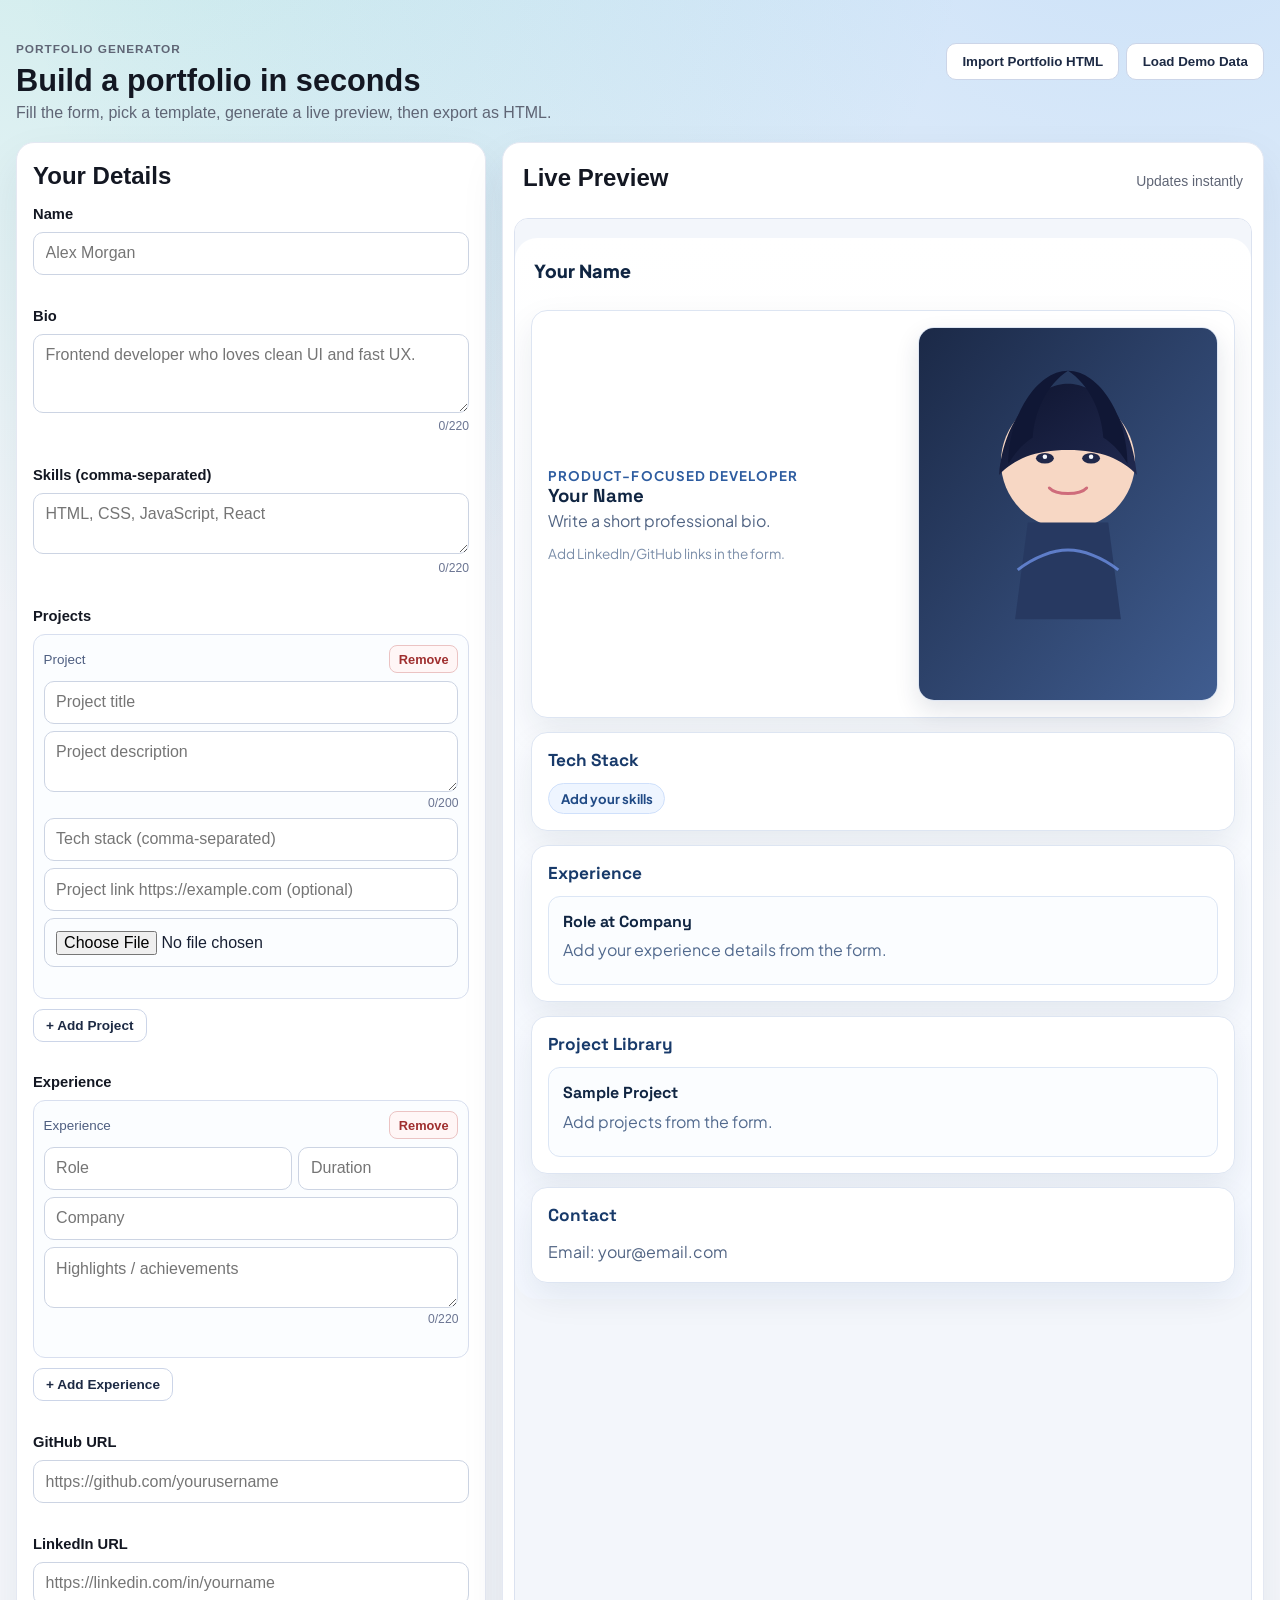
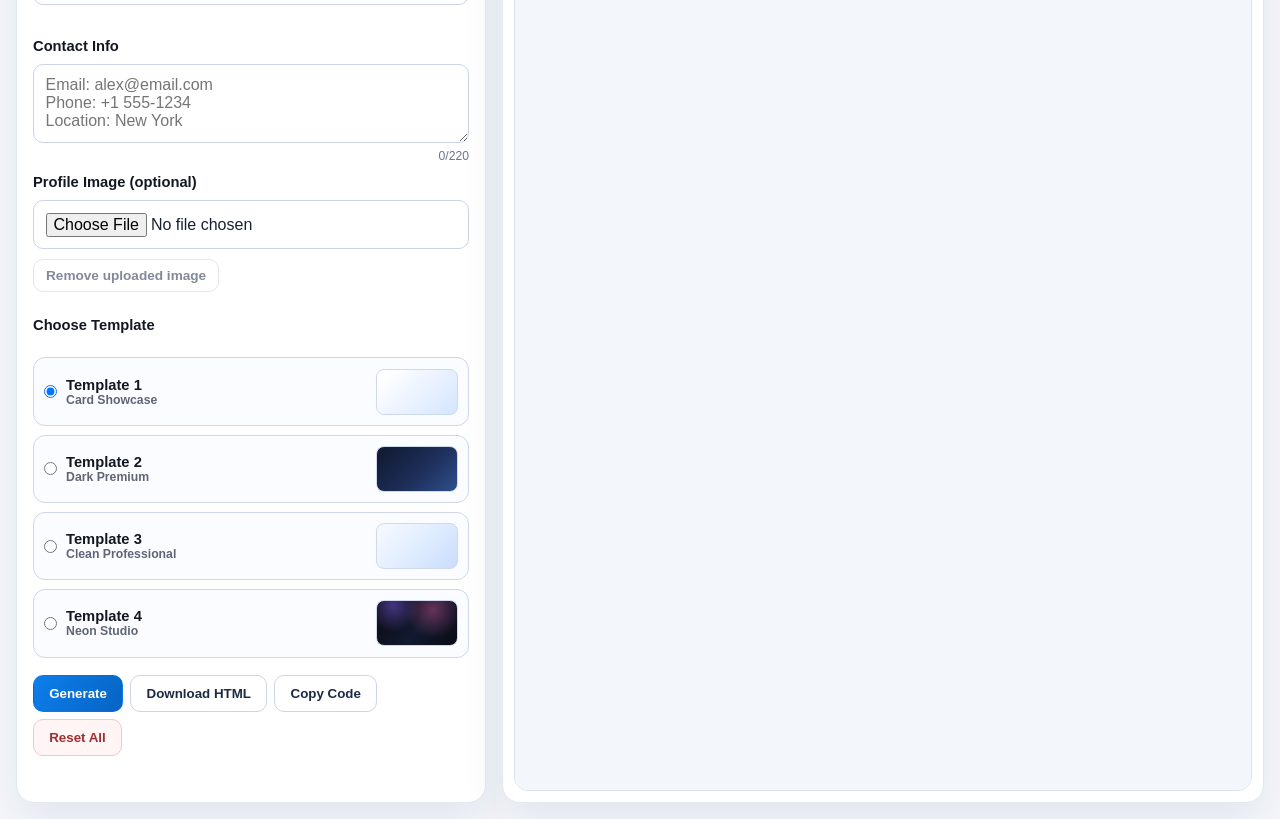
<file: index.html>
<!DOCTYPE html>
<html lang="en">
<head>
  <meta charset="UTF-8" />
  <meta name="viewport" content="width=device-width, initial-scale=1.0" />
  <title>Portfolio Generator</title>
  <link rel="stylesheet" href="style.css" />
</head>
<body>
  <header class="hero">
    <div class="hero__content">
      <div class="hero__top">
        <div>
          <p class="eyebrow">Portfolio Generator</p>
          <h1>Build a portfolio in seconds</h1>
          <p>Fill the form, pick a template, generate a live preview, then export as HTML.</p>
        </div>
        <div class="hero-quick-actions">
          <button type="button" id="importBtn" class="btn">Import Portfolio HTML</button>
          <input id="importInput" type="file" accept=".html,.htm,text/html" hidden />
          <button type="button" id="demoBtn" class="btn">Load Demo Data</button>
        </div>
      </div>
    </div>
  </header>

  <main class="layout">
    <section class="panel form-panel">
      <h2>Your Details</h2>
      <form id="portfolioForm" autocomplete="off">
        <label for="name">Name</label>
        <input id="name" name="name" type="text" maxlength="60" placeholder="Alex Morgan" required />
        <p id="nameError" class="field-error" aria-live="polite"></p>

        <label for="bio">Bio</label>
        <textarea id="bio" name="bio" rows="3" maxlength="220" placeholder="Frontend developer who loves clean UI and fast UX." required></textarea>
        <p id="bioHint" class="char-hint">0/220</p>
        <p id="bioError" class="field-error" aria-live="polite"></p>

        <label for="skills">Skills (comma-separated)</label>
        <textarea id="skills" name="skills" rows="2" maxlength="220" placeholder="HTML, CSS, JavaScript, React" required></textarea>
        <p id="skillsHint" class="char-hint">0/220</p>
        <p id="skillsError" class="field-error" aria-live="polite"></p>

        <label>Projects</label>
        <div id="projectsContainer" class="projects-container"></div>
        <button type="button" id="addProjectBtn" class="btn btn-subtle">+ Add Project</button>
        <p id="projectsError" class="field-error" aria-live="polite"></p>

        <label>Experience</label>
        <div id="experienceContainer" class="projects-container"></div>
        <button type="button" id="addExperienceBtn" class="btn btn-subtle">+ Add Experience</button>
        <p id="experienceError" class="field-error" aria-live="polite"></p>

        <label for="github">GitHub URL</label>
        <input id="github" name="github" type="url" placeholder="https://github.com/yourusername" />
        <p id="githubError" class="field-error" aria-live="polite"></p>

        <label for="linkedin">LinkedIn URL</label>
        <input id="linkedin" name="linkedin" type="url" placeholder="https://linkedin.com/in/yourname" />
        <p id="linkedinError" class="field-error" aria-live="polite"></p>

        <label for="contact">Contact Info</label>
        <textarea id="contact" name="contact" rows="3" maxlength="220" placeholder="Email: alex@email.com&#10;Phone: +1 555-1234&#10;Location: New York"></textarea>
        <p id="contactHint" class="char-hint">0/220</p>

        <label for="profileImage">Profile Image (optional)</label>
        <input id="profileImage" name="profileImage" type="file" accept="image/*" />
        <button type="button" id="removeImageBtn" class="btn btn-subtle">Remove uploaded image</button>
        <img id="profilePreview" class="profile-preview" alt="Selected profile preview" hidden />

        <h3>Choose Template</h3>
        <div class="template-picker" role="radiogroup" aria-label="Template selection">
          <label class="template-option">
            <input type="radio" name="template" value="1" checked />
            <span>
              <strong>Template 1</strong>
              <small>Card Showcase</small>
            </span>
            <div class="template-thumb thumb-3" aria-hidden="true"></div>
          </label>
          <label class="template-option">
            <input type="radio" name="template" value="2" />
            <span>
              <strong>Template 2</strong>
              <small>Dark Premium</small>
            </span>
            <div class="template-thumb thumb-2" aria-hidden="true"></div>
          </label>
          <label class="template-option">
            <input type="radio" name="template" value="3" />
            <span>
              <strong>Template 3</strong>
              <small>Clean Professional</small>
            </span>
            <div class="template-thumb thumb-1" aria-hidden="true"></div>
          </label>
          <label class="template-option">
            <input type="radio" name="template" value="4" />
            <span>
              <strong>Template 4</strong>
              <small>Neon Studio</small>
            </span>
            <div class="template-thumb thumb-4" aria-hidden="true"></div>
          </label>
        </div>

        <div class="actions">
          <button type="submit" class="btn btn-primary">Generate</button>
          <button type="button" id="downloadBtn" class="btn">Download HTML</button>
          <button type="button" id="copyBtn" class="btn">Copy Code</button>
          <button type="button" id="resetBtn" class="btn btn-danger">Reset All</button>
        </div>
        <p id="status" class="status" aria-live="polite"></p>
      </form>
    </section>

    <section class="panel preview-panel">
      <div class="preview-head">
        <h2>Live Preview</h2>
        <span>Updates instantly</span>
      </div>
      <iframe id="previewFrame" title="Portfolio preview"></iframe>
    </section>
  </main>

  <script src="script.js"></script>
</body>
</html>
</file>
<file: style.css>
:root {
  --bg: #f5f7fb;
  --panel: #ffffff;
  --ink: #131722;
  --muted: #5f6575;
  --accent: #0d7eeb;
  --accent-2: #15b8a6;
  --line: #e4e8f2;
  --shadow: 0 20px 45px rgba(16, 34, 80, 0.08);
}

* {
  box-sizing: border-box;
}

body {
  margin: 0;
  min-height: 100vh;
  background:
    radial-gradient(circle at 90% -10%, rgba(13, 126, 235, 0.2), transparent 40%),
    radial-gradient(circle at 10% -10%, rgba(21, 184, 166, 0.2), transparent 30%),
    var(--bg);
  color: var(--ink);
  font-family: "Plus Jakarta Sans", sans-serif;
}

.hero {
  padding: 2.6rem 1rem 1.2rem;
}

.hero__content {
  width: min(1500px, 100%);
  margin: 0 auto;
}

.hero__top {
  display: flex;
  justify-content: space-between;
  align-items: flex-start;
  gap: 0.9rem;
  flex-wrap: wrap;
}

.hero-quick-actions {
  display: flex;
  gap: 0.45rem;
  align-items: center;
  justify-content: flex-end;
  flex-wrap: wrap;
  margin-top: 0.1rem;
}

.eyebrow {
  margin: 0;
  color: var(--accent);
  font-weight: 700;
  letter-spacing: 0.08em;
  text-transform: uppercase;
  font-size: 0.74rem;
}

h1 {
  margin: 0.45rem 0 0.35rem;
  font-family: "Space Grotesk", sans-serif;
  font-size: clamp(1.8rem, 2.4vw, 2.5rem);
}

.hero p {
  margin: 0;
  color: var(--muted);
}

.layout {
  width: min(1600px, 100%);
  margin: 0 auto;
  padding: 0 1rem 1rem;
  display: grid;
  grid-template-columns: minmax(390px, 470px) minmax(0, 1fr);
  gap: 1rem;
}

.panel {
  background: var(--panel);
  border: 1px solid var(--line);
  border-radius: 18px;
  box-shadow: var(--shadow);
}

.form-panel {
  padding: 1rem;
}

.form-panel h2,
.preview-head h2 {
  margin: 0.2rem 0 1rem;
  font-family: "Space Grotesk", sans-serif;
}

form {
  display: grid;
  gap: 0.62rem;
}

label,
h3 {
  font-size: 0.92rem;
  font-weight: 700;
}

input,
textarea {
  width: 100%;
  padding: 0.72rem;
  border-radius: 10px;
  border: 1px solid #ccd4e3;
  font: inherit;
  color: #182033;
  resize: vertical;
  transition: border-color 0.2s, box-shadow 0.2s;
}

input:focus,
textarea:focus {
  border-color: var(--accent);
  outline: none;
  box-shadow: 0 0 0 3px rgba(13, 126, 235, 0.13);
}

.char-hint {
  margin: -0.2rem 0 0.05rem;
  color: #6b7592;
  font-size: 0.76rem;
  text-align: right;
}

.template-picker {
  display: grid;
  grid-template-columns: 1fr;
  gap: 0.55rem;
}

.template-option {
  border: 1px solid #cfd7e8;
  border-radius: 12px;
  padding: 0.64rem;
  display: grid;
  grid-template-columns: auto 1fr 82px;
  align-items: center;
  gap: 0.55rem;
  cursor: pointer;
  background: #fbfcff;
}

.template-option small {
  display: block;
  color: var(--muted);
}

.template-option input {
  width: auto;
  margin: 0;
}

.template-thumb {
  height: 46px;
  border-radius: 8px;
  border: 1px solid #d0d9ea;
}

.thumb-1 {
  background: linear-gradient(135deg, #f3f8ff 10%, #dceaff 60%, #c9dcfb 100%);
}

.thumb-2 {
  background: linear-gradient(135deg, #111c36 10%, #1d2e59 55%, #2f4f8e 100%);
}

.thumb-3 {
  background: linear-gradient(135deg, #ffffff 10%, #ecf3ff 50%, #d3e5ff 100%);
}

.thumb-4 {
  background:
    radial-gradient(circle at 70% 20%, rgba(255, 97, 167, 0.35), transparent 42%),
    radial-gradient(circle at 20% 10%, rgba(135, 103, 255, 0.45), transparent 35%),
    linear-gradient(130deg, #0b0b12 10%, #121a31 55%, #090b14 100%);
}

.actions {
  margin-top: 0.5rem;
  display: flex;
  flex-wrap: wrap;
  gap: 0.45rem;
}

.btn {
  border: 1px solid #ccd5e8;
  background: #ffffff;
  color: #1d2a44;
  padding: 0.62rem 0.95rem;
  border-radius: 10px;
  font-family: inherit;
  font-weight: 700;
  cursor: pointer;
}

.btn:hover {
  filter: brightness(0.98);
}

.btn:disabled {
  opacity: 0.55;
  cursor: not-allowed;
  filter: none;
}

.btn-primary {
  background: linear-gradient(120deg, var(--accent), #0664c4);
  color: #ffffff;
  border-color: transparent;
}

.btn-danger {
  background: #fff5f5;
  border-color: #efc9c9;
  color: #9f2f2f;
}

.btn-subtle {
  justify-self: start;
  padding: 0.5rem 0.75rem;
  font-size: 0.85rem;
}

.projects-container {
  display: grid;
  gap: 0.55rem;
}

.project-row,
.experience-row {
  border: 1px solid #d8dfef;
  border-radius: 12px;
  background: #fbfdff;
  padding: 0.6rem;
  display: grid;
  gap: 0.45rem;
}

.project-row__head,
.experience-row__head {
  display: flex;
  justify-content: space-between;
  align-items: center;
}

.project-row__title,
.experience-row__title {
  margin: 0;
  font-size: 0.84rem;
  color: #4e5e80;
}

.btn-delete {
  border: 1px solid #ebc3c3;
  background: #fff6f6;
  color: #9f2f2f;
  border-radius: 8px;
  font-size: 0.8rem;
  font-weight: 700;
  padding: 0.36rem 0.55rem;
  cursor: pointer;
}

.inline-two {
  display: grid;
  grid-template-columns: 1fr 160px;
  gap: 0.4rem;
}

.field-error {
  min-height: 0.85rem;
  margin: -0.15rem 0 0.12rem;
  color: #b02e2e;
  font-size: 0.79rem;
}

.project-error,
.experience-error {
  margin: 0;
}

.project-prototype-preview {
  width: 100%;
  max-width: 170px;
  height: 90px;
  border-radius: 8px;
  border: 1px solid #ced9ec;
  object-fit: cover;
  background: #eef4ff;
}

.is-invalid {
  border-color: #d14b4b !important;
  box-shadow: 0 0 0 3px rgba(209, 75, 75, 0.16) !important;
}

.profile-preview {
  width: 100%;
  max-width: 210px;
  height: 130px;
  object-fit: cover;
  border-radius: 10px;
  border: 1px solid #d7dfef;
  margin-top: 0.2rem;
}

.status {
  min-height: 1rem;
  margin: 0.25rem 0 0;
  color: #0f6fce;
  font-size: 0.86rem;
}

.preview-panel {
  padding: 0.7rem;
  display: flex;
  flex-direction: column;
  min-height: 720px;
}

.preview-head {
  display: flex;
  justify-content: space-between;
  align-items: baseline;
  padding: 0.45rem 0.55rem 0.6rem;
}

.preview-head span {
  color: var(--muted);
  font-size: 0.87rem;
}

#previewFrame {
  width: 100%;
  flex: 1;
  border: 1px solid #dbe2f0;
  border-radius: 14px;
  background: #fff;
}

@media (max-width: 1080px) {
  .layout {
    grid-template-columns: 1fr;
  }

  .preview-panel {
    min-height: 520px;
  }
}

@media (max-width: 640px) {
  .hero-quick-actions {
    width: 100%;
    justify-content: stretch;
  }

  .hero-quick-actions .btn {
    flex: 1 1 100%;
  }

  .actions {
    flex-direction: column;
  }

  .btn {
    width: 100%;
  }

  .inline-two {
    grid-template-columns: 1fr;
  }
}
</file>
